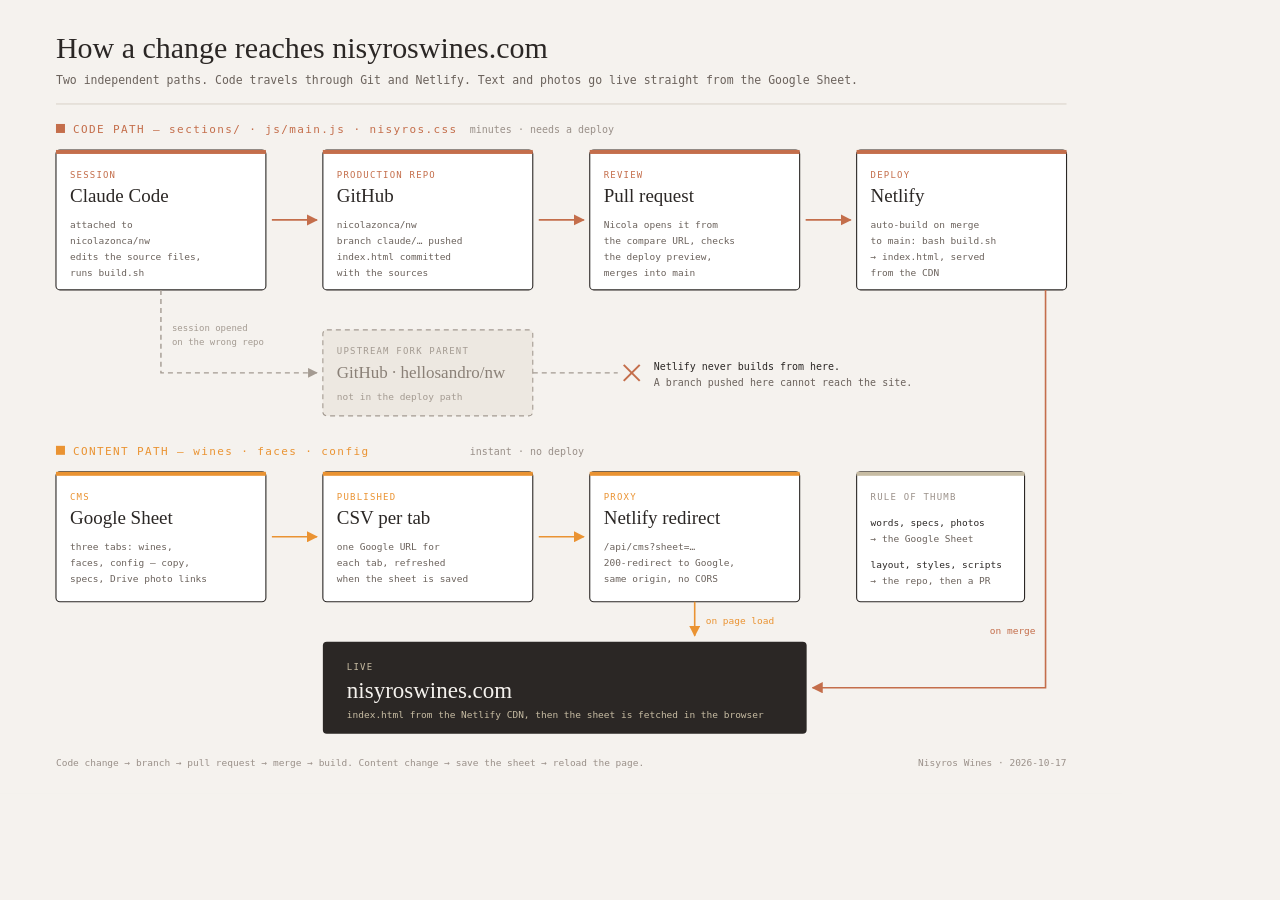
<file: docs/workflow-diagram.html>
<!doctype html>
<html lang="en">
<head>
<meta charset="utf-8">
<title>Nisyros Wines — workflow</title>
<style>
  @page { size: 297mm 210mm; margin: 0; }
  html, body { margin: 0; padding: 0; background: #F5F2EE; }
  svg { display: block; width: 297mm; height: 210mm; }
  .serif { font-family: "Bitstream Charter", Charter, Georgia, serif; }
  .mono  { font-family: "DejaVu Sans Mono", monospace; }
</style>
</head>
<body>
<svg viewBox="0 0 1123 794" xmlns="http://www.w3.org/2000/svg">
  <defs>
    <marker id="ar-red" viewBox="0 0 10 10" refX="9" refY="5" markerWidth="7" markerHeight="7" orient="auto-start-reverse">
      <path d="M0,0 L10,5 L0,10 z" fill="#C46E4B"/>
    </marker>
    <marker id="ar-amber" viewBox="0 0 10 10" refX="9" refY="5" markerWidth="7" markerHeight="7" orient="auto-start-reverse">
      <path d="M0,0 L10,5 L0,10 z" fill="#EA9332"/>
    </marker>
    <marker id="ar-grey" viewBox="0 0 10 10" refX="9" refY="5" markerWidth="7" markerHeight="7" orient="auto-start-reverse">
      <path d="M0,0 L10,5 L0,10 z" fill="#A49B92"/>
    </marker>
  </defs>

  <rect x="0" y="0" width="1123" height="794" fill="#F5F2EE"/>

  <!-- ── header ── -->
  <text class="serif" x="56" y="58" font-size="30" fill="#2B2725">How a change reaches nisyroswines.com</text>
  <text class="mono"  x="56" y="84" font-size="11.5" fill="#6B625C">Two independent paths. Code travels through Git and Netlify. Text and photos go live straight from the Google Sheet.</text>
  <line x1="56" y1="104" x2="1067" y2="104" stroke="#D8D1C8" stroke-width="1"/>

  <!-- ══ CODE PATH ══ -->
  <rect x="56" y="124" width="9" height="9" fill="#C46E4B"/>
  <text class="mono" x="73" y="133" font-size="11" fill="#C46E4B" letter-spacing="1.4">CODE PATH — sections/ · js/main.js · nisyros.css</text>
  <text class="mono" x="470" y="133" font-size="10" fill="#9A9089">minutes · needs a deploy</text>

  <!-- box 1 -->
  <rect x="56" y="150" width="210" height="140" rx="4" fill="#FFFFFF" stroke="#2B2725" stroke-width="1.1"/>
  <rect x="56" y="150" width="210" height="4" fill="#C46E4B"/>
  <text class="mono"  x="70" y="178" font-size="9" fill="#C46E4B" letter-spacing="1.2">SESSION</text>
  <text class="serif" x="70" y="202" font-size="19" fill="#2B2725">Claude Code</text>
  <text class="mono"  x="70" y="228" font-size="9.5" fill="#6B625C">attached to</text>
  <text class="mono"  x="70" y="244" font-size="9.5" fill="#6B625C">nicolazonca/nw</text>
  <text class="mono"  x="70" y="260" font-size="9.5" fill="#6B625C">edits the source files,</text>
  <text class="mono"  x="70" y="276" font-size="9.5" fill="#6B625C">runs build.sh</text>

  <!-- box 2 -->
  <rect x="323" y="150" width="210" height="140" rx="4" fill="#FFFFFF" stroke="#2B2725" stroke-width="1.1"/>
  <rect x="323" y="150" width="210" height="4" fill="#C46E4B"/>
  <text class="mono"  x="337" y="178" font-size="9" fill="#C46E4B" letter-spacing="1.2">PRODUCTION REPO</text>
  <text class="serif" x="337" y="202" font-size="19" fill="#2B2725">GitHub</text>
  <text class="mono"  x="337" y="228" font-size="9.5" fill="#6B625C">nicolazonca/nw</text>
  <text class="mono"  x="337" y="244" font-size="9.5" fill="#6B625C">branch claude/… pushed</text>
  <text class="mono"  x="337" y="260" font-size="9.5" fill="#6B625C">index.html committed</text>
  <text class="mono"  x="337" y="276" font-size="9.5" fill="#6B625C">with the sources</text>

  <!-- box 3 -->
  <rect x="590" y="150" width="210" height="140" rx="4" fill="#FFFFFF" stroke="#2B2725" stroke-width="1.1"/>
  <rect x="590" y="150" width="210" height="4" fill="#C46E4B"/>
  <text class="mono"  x="604" y="178" font-size="9" fill="#C46E4B" letter-spacing="1.2">REVIEW</text>
  <text class="serif" x="604" y="202" font-size="19" fill="#2B2725">Pull request</text>
  <text class="mono"  x="604" y="228" font-size="9.5" fill="#6B625C">Nicola opens it from</text>
  <text class="mono"  x="604" y="244" font-size="9.5" fill="#6B625C">the compare URL, checks</text>
  <text class="mono"  x="604" y="260" font-size="9.5" fill="#6B625C">the deploy preview,</text>
  <text class="mono"  x="604" y="276" font-size="9.5" fill="#6B625C">merges into main</text>

  <!-- box 4 -->
  <rect x="857" y="150" width="210" height="140" rx="4" fill="#FFFFFF" stroke="#2B2725" stroke-width="1.1"/>
  <rect x="857" y="150" width="210" height="4" fill="#C46E4B"/>
  <text class="mono"  x="871" y="178" font-size="9" fill="#C46E4B" letter-spacing="1.2">DEPLOY</text>
  <text class="serif" x="871" y="202" font-size="19" fill="#2B2725">Netlify</text>
  <text class="mono"  x="871" y="228" font-size="9.5" fill="#6B625C">auto-build on merge</text>
  <text class="mono"  x="871" y="244" font-size="9.5" fill="#6B625C">to main: bash build.sh</text>
  <text class="mono"  x="871" y="260" font-size="9.5" fill="#6B625C">→ index.html, served</text>
  <text class="mono"  x="871" y="276" font-size="9.5" fill="#6B625C">from the CDN</text>

  <!-- arrows across the code path -->
  <line x1="272" y1="220" x2="317" y2="220" stroke="#C46E4B" stroke-width="1.6" marker-end="url(#ar-red)"/>
  <line x1="539" y1="220" x2="584" y2="220" stroke="#C46E4B" stroke-width="1.6" marker-end="url(#ar-red)"/>
  <line x1="806" y1="220" x2="851" y2="220" stroke="#C46E4B" stroke-width="1.6" marker-end="url(#ar-red)"/>

  <!-- ── the wrong turn: hellosandro/nw ── -->
  <path d="M161,290 L161,373 L317,373" fill="none" stroke="#A49B92" stroke-width="1.4"
        stroke-dasharray="5 4" marker-end="url(#ar-grey)"/>
  <text class="mono" x="172" y="331" font-size="9" fill="#A49B92">session opened</text>
  <text class="mono" x="172" y="345" font-size="9" fill="#A49B92">on the wrong repo</text>

  <rect x="323" y="330" width="210" height="86" rx="4" fill="#EDE8E1" stroke="#A49B92" stroke-width="1.1" stroke-dasharray="5 4"/>
  <text class="mono"  x="337" y="354" font-size="9" fill="#A49B92" letter-spacing="1.2">UPSTREAM FORK PARENT</text>
  <text class="serif" x="337" y="378" font-size="17" fill="#8A8077">GitHub · hellosandro/nw</text>
  <text class="mono"  x="337" y="400" font-size="9.5" fill="#A49B92">not in the deploy path</text>

  <path d="M533,373 L618,373" fill="none" stroke="#A49B92" stroke-width="1.4" stroke-dasharray="5 4"/>
  <line x1="624" y1="365" x2="640" y2="381" stroke="#C46E4B" stroke-width="2"/>
  <line x1="640" y1="365" x2="624" y2="381" stroke="#C46E4B" stroke-width="2"/>
  <text class="mono" x="654" y="370" font-size="10" fill="#2B2725">Netlify never builds from here.</text>
  <text class="mono" x="654" y="386" font-size="10" fill="#6B625C">A branch pushed here cannot reach the site.</text>

  <!-- ══ CONTENT PATH ══ -->
  <rect x="56" y="446" width="9" height="9" fill="#EA9332"/>
  <text class="mono" x="73" y="455" font-size="11" fill="#EA9332" letter-spacing="1.4">CONTENT PATH — wines · faces · config</text>
  <text class="mono" x="470" y="455" font-size="10" fill="#9A9089">instant · no deploy</text>

  <!-- box A -->
  <rect x="56" y="472" width="210" height="130" rx="4" fill="#FFFFFF" stroke="#2B2725" stroke-width="1.1"/>
  <rect x="56" y="472" width="210" height="4" fill="#EA9332"/>
  <text class="mono"  x="70" y="500" font-size="9" fill="#EA9332" letter-spacing="1.2">CMS</text>
  <text class="serif" x="70" y="524" font-size="19" fill="#2B2725">Google Sheet</text>
  <text class="mono"  x="70" y="550" font-size="9.5" fill="#6B625C">three tabs: wines,</text>
  <text class="mono"  x="70" y="566" font-size="9.5" fill="#6B625C">faces, config — copy,</text>
  <text class="mono"  x="70" y="582" font-size="9.5" fill="#6B625C">specs, Drive photo links</text>

  <!-- box B -->
  <rect x="323" y="472" width="210" height="130" rx="4" fill="#FFFFFF" stroke="#2B2725" stroke-width="1.1"/>
  <rect x="323" y="472" width="210" height="4" fill="#EA9332"/>
  <text class="mono"  x="337" y="500" font-size="9" fill="#EA9332" letter-spacing="1.2">PUBLISHED</text>
  <text class="serif" x="337" y="524" font-size="19" fill="#2B2725">CSV per tab</text>
  <text class="mono"  x="337" y="550" font-size="9.5" fill="#6B625C">one Google URL for</text>
  <text class="mono"  x="337" y="566" font-size="9.5" fill="#6B625C">each tab, refreshed</text>
  <text class="mono"  x="337" y="582" font-size="9.5" fill="#6B625C">when the sheet is saved</text>

  <!-- box C -->
  <rect x="590" y="472" width="210" height="130" rx="4" fill="#FFFFFF" stroke="#2B2725" stroke-width="1.1"/>
  <rect x="590" y="472" width="210" height="4" fill="#EA9332"/>
  <text class="mono"  x="604" y="500" font-size="9" fill="#EA9332" letter-spacing="1.2">PROXY</text>
  <text class="serif" x="604" y="524" font-size="19" fill="#2B2725">Netlify redirect</text>
  <text class="mono"  x="604" y="550" font-size="9.5" fill="#6B625C">/api/cms?sheet=…</text>
  <text class="mono"  x="604" y="566" font-size="9.5" fill="#6B625C">200-redirect to Google,</text>
  <text class="mono"  x="604" y="582" font-size="9.5" fill="#6B625C">same origin, no CORS</text>

  <!-- rule of thumb -->
  <rect x="857" y="472" width="168" height="130" rx="4" fill="#FFFFFF" stroke="#2B2725" stroke-width="1.1"/>
  <rect x="857" y="472" width="168" height="4" fill="#C7BCA3"/>
  <text class="mono"  x="871" y="500" font-size="9" fill="#9A9089" letter-spacing="1.2">RULE OF THUMB</text>
  <text class="mono"  x="871" y="526" font-size="9.5" fill="#2B2725">words, specs, photos</text>
  <text class="mono"  x="871" y="542" font-size="9.5" fill="#6B625C">→ the Google Sheet</text>
  <text class="mono"  x="871" y="568" font-size="9.5" fill="#2B2725">layout, styles, scripts</text>
  <text class="mono"  x="871" y="584" font-size="9.5" fill="#6B625C">→ the repo, then a PR</text>

  <line x1="272" y1="537" x2="317" y2="537" stroke="#EA9332" stroke-width="1.6" marker-end="url(#ar-amber)"/>
  <line x1="539" y1="537" x2="584" y2="537" stroke="#EA9332" stroke-width="1.6" marker-end="url(#ar-amber)"/>

  <!-- ── live site ── -->
  <path d="M1046,290 L1046,688 L813,688" fill="none" stroke="#C46E4B" stroke-width="1.6" marker-end="url(#ar-red)"/>
  <text class="mono" x="1036" y="634" font-size="9.5" fill="#C46E4B" text-anchor="end">on merge</text>
  <path d="M695,602 L695,636" fill="none" stroke="#EA9332" stroke-width="1.6" marker-end="url(#ar-amber)"/>
  <text class="mono" x="706" y="624" font-size="9.5" fill="#EA9332">on page load</text>

  <rect x="323" y="642" width="484" height="92" rx="4" fill="#2B2725"/>
  <text class="mono"  x="347" y="670" font-size="9" fill="#C7BCA3" letter-spacing="1.2">LIVE</text>
  <text class="serif" x="347" y="698" font-size="23" fill="#F5F2EE">nisyroswines.com</text>
  <text class="mono"  x="347" y="718" font-size="9.5" fill="#C7BCA3">index.html from the Netlify CDN, then the sheet is fetched in the browser</text>

  <text class="mono" x="56" y="766" font-size="9.5" fill="#9A9089">Code change → branch → pull request → merge → build.  Content change → save the sheet → reload the page.</text>
  <text class="mono" x="1067" y="766" font-size="9.5" fill="#9A9089" text-anchor="end">Nisyros Wines · 2026-10-17</text>
</svg>
</body>
</html>
</file>
